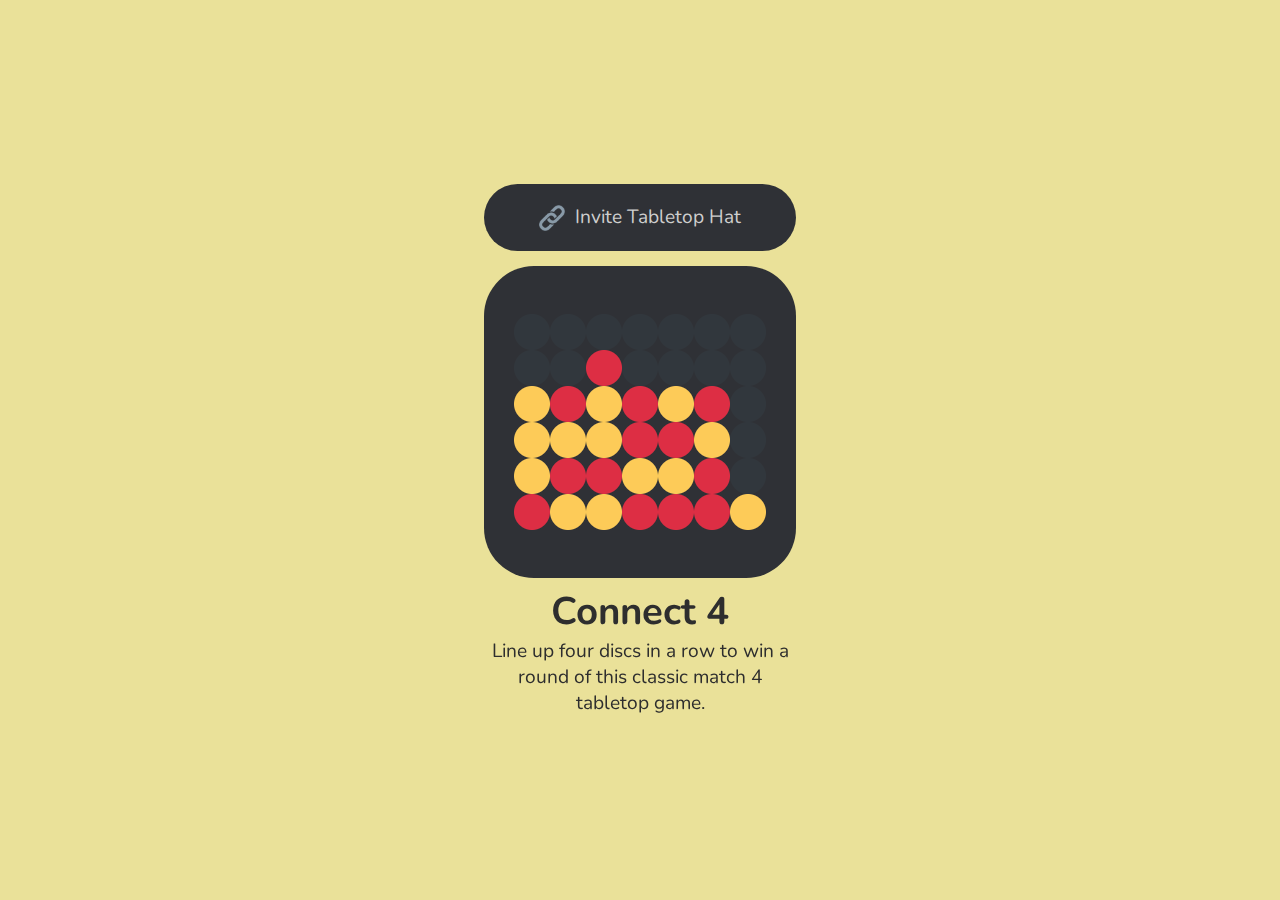
<file: connectfour/index.html>
<!DOCTYPE html>
<html>
<head>
    <meta charset="utf-8">
    <meta name="viewport" content="width=device-width, initial-scale=1"/>
    <title>Tabletop Hat - Connect 4</title>
    <meta property="og:title" content="Tabletop Hat - Connect 4"/>
    <meta property="og:description" content="Play Connect 4 in Discord"/>
    <meta property="og:image" content="https://tth.shay.cat/static/connectfour.png"/>
    <meta name="theme-color" content="#55acee"/>
    <link rel="stylesheet" href="style.css"/>
</head>
<body>
<div class="content">
    <div class="board">
        <a href="/invite">
            <div class="invite-button">
                <img src="/static/link.png"/> Invite Tabletop Hat
            </div>
        </a>
        <a href="/invite">
            <img src="/static/connectfour.png"/>
        </a>
        <h1>Connect 4</h1>
        <p>Line up four discs in a row to win a round of this classic match 4 tabletop game.</p>
    </div>
</div>
</body>
</html>
</file>
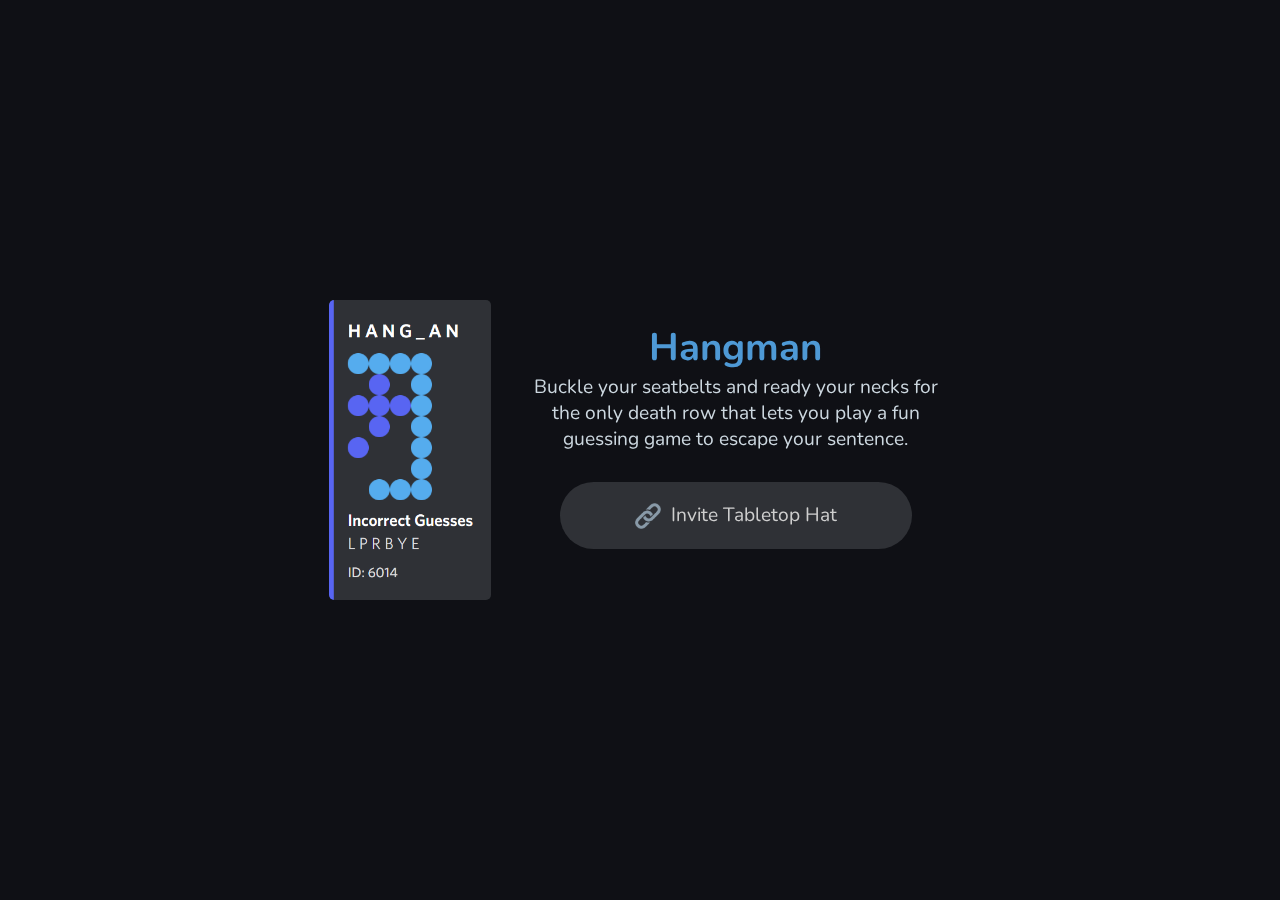
<file: hangman/index.html>
<!DOCTYPE html>
<html>
<head>
    <meta charset="utf-8">
    <meta name="viewport" content="width=device-width, initial-scale=1"/>
    <title>Tabletop Hat - Hangman</title>
    <meta property="og:title" content="Tabletop Hat - Hangman"/>
    <meta property="og:description" content="Play Hangman in Discord"/>
    <meta property="og:image" content="https://tth.shay.cat/static/noose.png"/>
    <meta name="theme-color" content="#55acee"/>
    <link rel="stylesheet" href="style.css"/>
</head>
<body>
<div class="content">
    <img
        src="/static/hangman-demo.png"
        style="margin:auto;margin-right:30px;max-height:300px;border-radius:5px;"
    />
    <div class="board">
        <h1>Hangman</h1>
        <p>Buckle your seatbelts and ready your necks for the only death row that lets you play a fun guessing game to escape your sentence.</p>
        <a href="/invite">
            <div class="invite-button">
                <img src="/static/link.png"/> Invite Tabletop Hat
            </div>
        </a>
    </div>
</div>
</body>
</html>
</file>
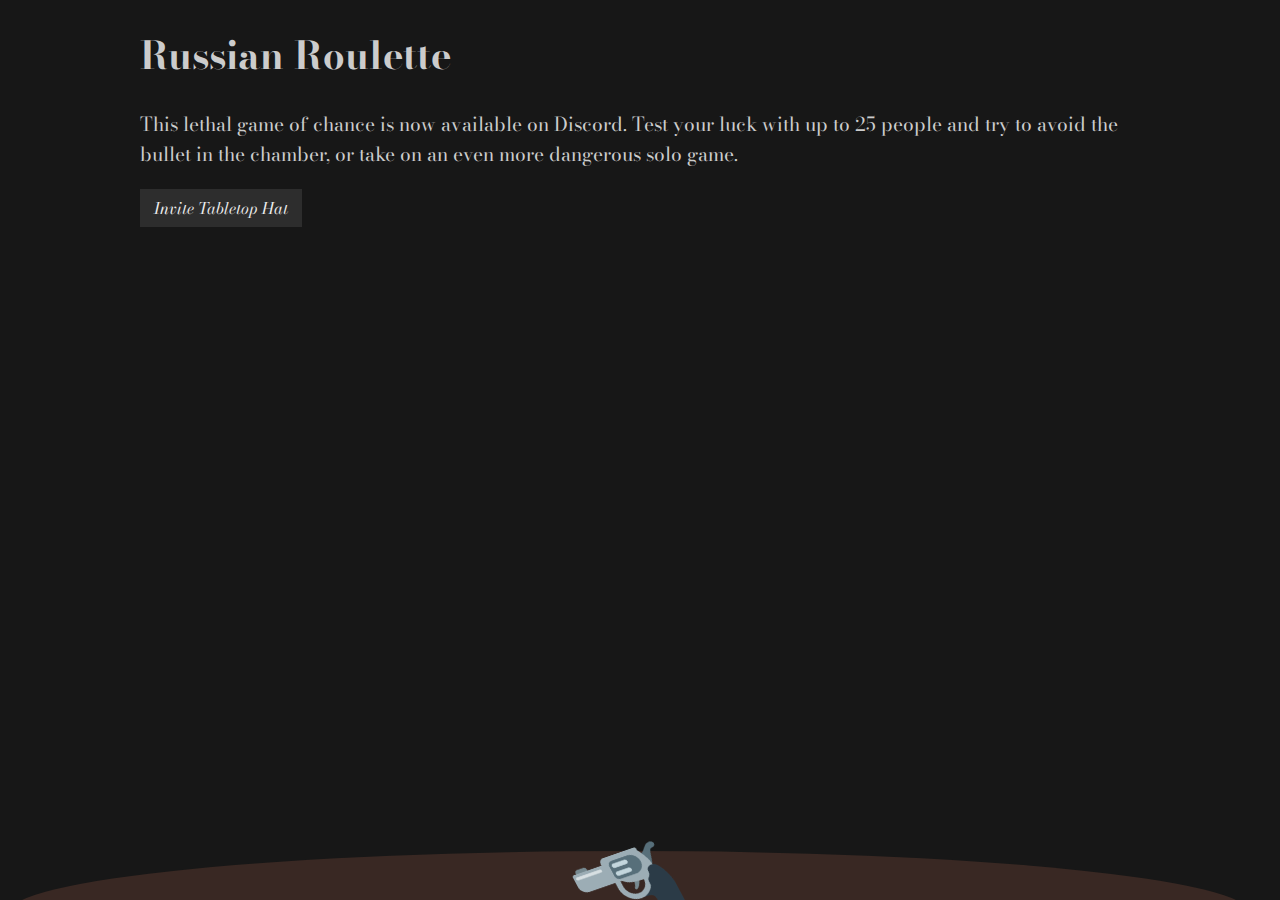
<file: russianroulette/index.html>
<!DOCTYPE html>
<html>
<head>
    <meta charset="utf-8">
    <meta name="viewport" content="width=device-width, initial-scale=1"/>
    <title>Tabletop Hat - Russian Roulette</title>
    <meta property="og:title" content="Tabletop Hat - Russian Roulette"/>
    <meta property="og:description" content="Play Russian Roulette in Discord (but without all the risk)"/>
    <meta property="og:image" content="https://cdn.discordapp.com/emojis/874662062419238962.png"/>
    <meta name="theme-color" content="#bf6952"/>
    <link rel="stylesheet" href="/russianroulette/style.css"/>
</head>
<body>
<div>
    <div class="content">
        <h1>Russian Roulette</h1>
        <p>This lethal game of chance is now available on Discord. Test your luck with up to 25 people and try to avoid the bullet in the chamber, or take on an even more dangerous solo game.</p>
        <a href="/invite"><button class="center">Invite Tabletop Hat</button></a>
    </div>
    <div class="footer-gun">
        <a href="/invite"><img src="/static/pistol.png"/></a>
    </div>
</div>
</body>
</html>
</file>
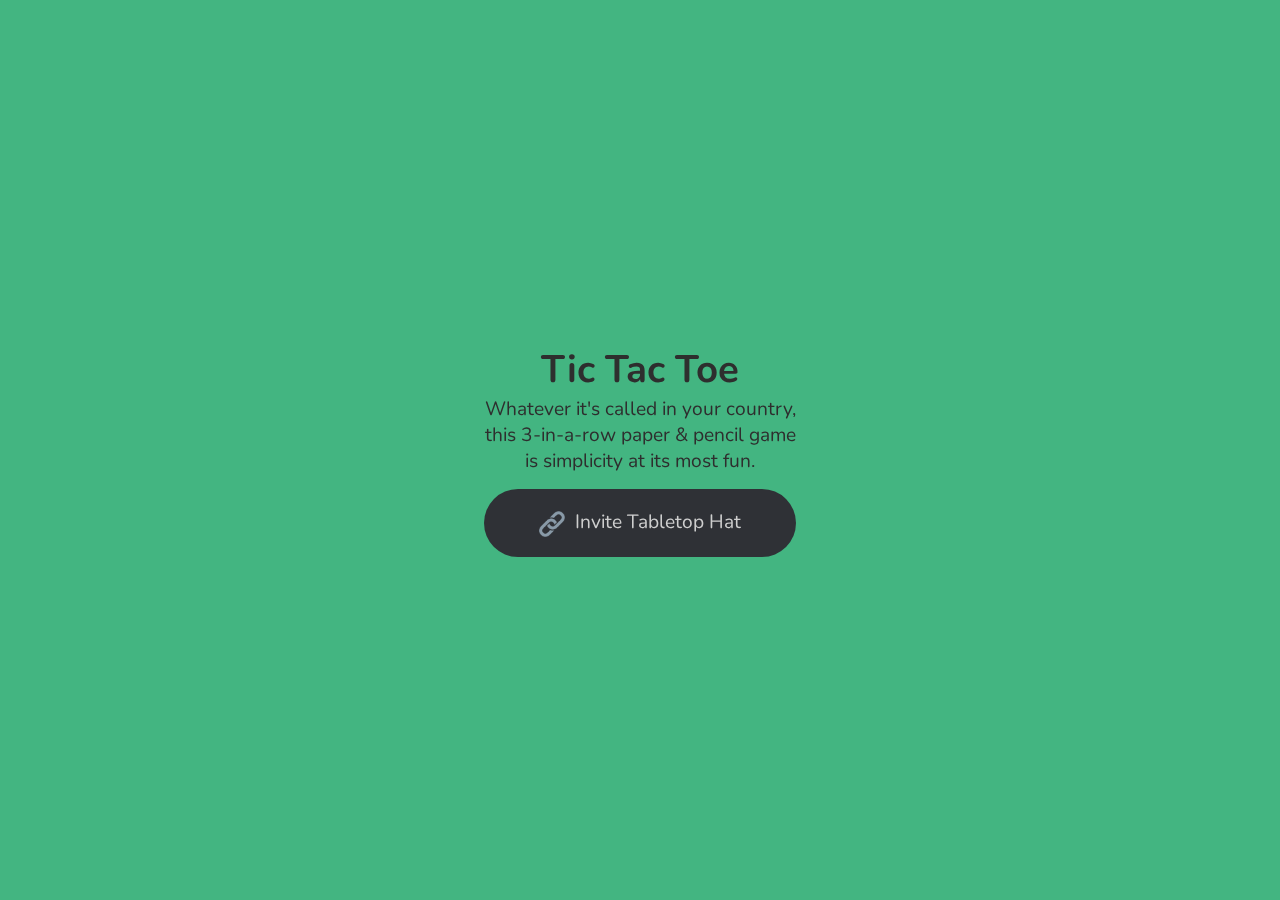
<file: tictactoe/index.html>
<!DOCTYPE html>
<html>
<head>
    <meta charset="utf-8">
    <meta name="viewport" content="width=device-width, initial-scale=1"/>
    <title>Tabletop Hat - Tic Tac Toe</title>
    <meta property="og:title" content="Tabletop Hat - Tic Tac Toe"/>
    <meta property="og:description" content="Play Tic Tac Toe in Discord"/>
    <meta property="og:image" content="https://cdn.discordapp.com/emojis/891918616243601450.png"/>
    <meta name="theme-color" content="#55acee"/>
    <link rel="stylesheet" href="style.css"/>
</head>
<body>
<div class="content">
    <div class="board">
        <h1>Tic Tac Toe</h1>
        <p>Whatever it's called in your country, this 3-in-a-row paper & pencil game is simplicity at its most fun.</p>
        <a href="/invite">
            <div class="invite-button">
                <img src="/static/link.png"/> Invite Tabletop Hat
            </div>
        </a>
    </div>
</div>
</body>
</html>
</file>
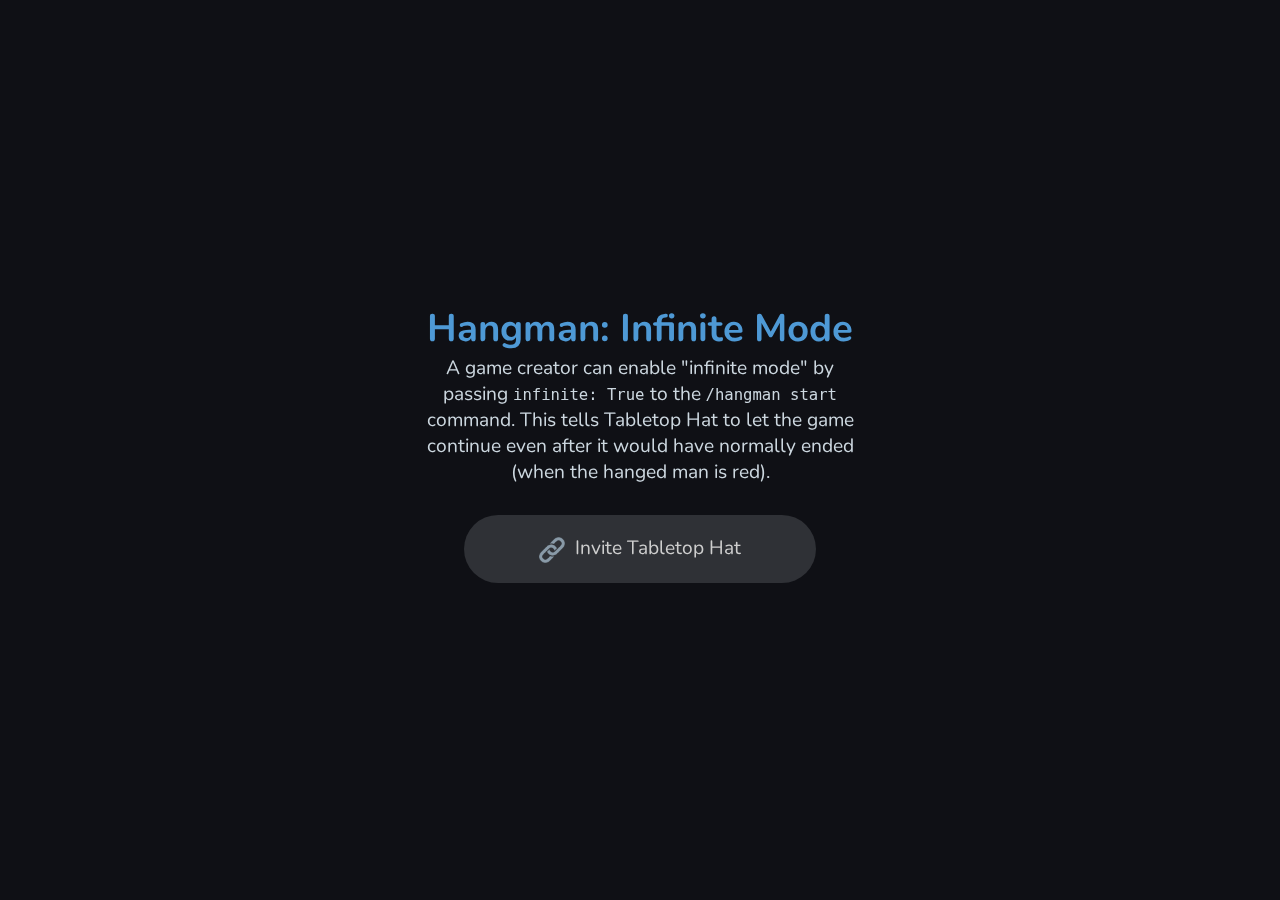
<file: hangman/infinite.html>
<!DOCTYPE html>
<html>
<head>
    <meta charset="utf-8">
    <meta name="viewport" content="width=device-width, initial-scale=1"/>
    <title>Tabletop Hat - Hangman</title>
    <meta property="og:title" content="Tabletop Hat - Hangman"/>
    <meta property="og:description" content="Play Hangman in Discord"/>
    <meta property="og:image" content="https://tth.shay.cat/static/noose.png"/>
    <meta name="theme-color" content="#55acee"/>
    <link rel="stylesheet" href="style.css"/>
</head>
<body>
<div class="content">
    <div class="board" style="margin-left:auto;padding-top:15px">
        <h1 style="margin:auto">Hangman: Infinite Mode</h1>
        <p style="margin:auto">A game creator can enable "infinite mode" by passing <code>infinite: True</code> to the <code>/hangman start</code> command. This tells Tabletop Hat to let the game continue even after it would have normally ended (when the hanged man is red).</p>
        <a href="/invite">
            <div class="invite-button">
                <img src="/static/link.png"/> Invite Tabletop Hat
            </div>
        </a>
    </div>
</div>
</body>
</html>
</file>
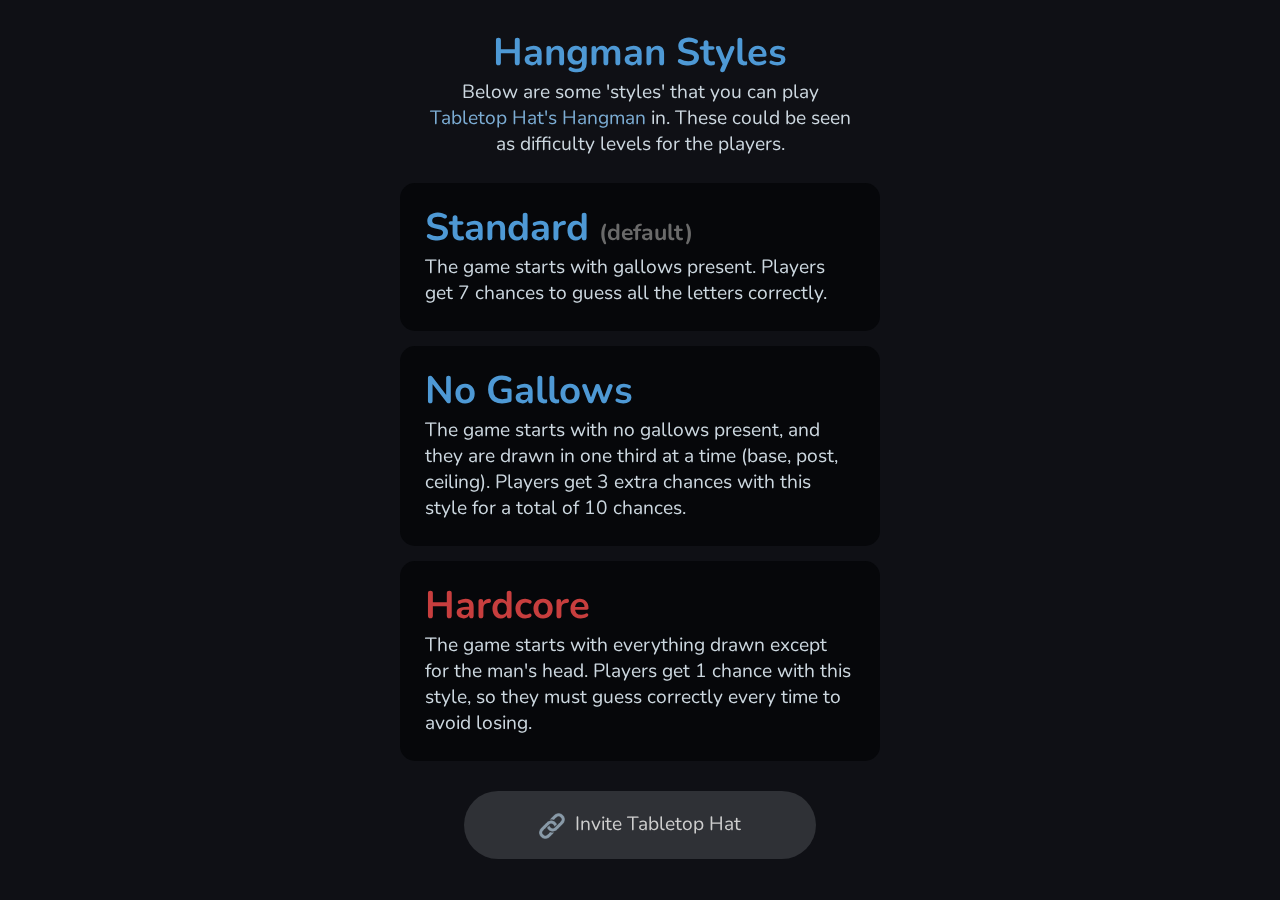
<file: hangman/styles.html>
<!DOCTYPE html>
<html>
<head>
    <meta charset="utf-8">
    <meta name="viewport" content="width=device-width, initial-scale=1"/>
    <title>Tabletop Hat - Hangman</title>
    <meta property="og:title" content="Tabletop Hat - Hangman"/>
    <meta property="og:description" content="Play Hangman in Discord"/>
    <meta property="og:image" content="https://tth.shay.cat/static/noose.png"/>
    <meta name="theme-color" content="#55acee"/>
    <link rel="stylesheet" href="style.css"/>
</head>
<body>
<div class="content">
    <div class="board" style="margin-left:auto;padding-top:15px">
        <h1 style="margin:auto">Hangman Styles</h1>
        <p style="margin:auto">Below are some 'styles' that you can play <a href="/hangman">Tabletop Hat's Hangman</a> in. These could be seen as difficulty levels for the players.</p>
        <br>
        <div class="style-card" id="standard">
            <h1>Standard <span style="color:#6a6a6a;font-size:0.6em">(default)</span></h1>
            <p>The game starts with gallows present. Players get 7 chances to guess all the letters correctly.</p>
        </div>
        <div class="style-card" id="no-gallows">
            <h1>No Gallows</h1>
            <p>The game starts with no gallows present, and they are drawn in one third at a time (base, post, ceiling). Players get 3 extra chances with this style for a total of 10 chances.</p>
        </div>
        <div class="style-card" id="hardcore">
            <h1 style="color:#c73e3e">Hardcore</h1>
            <p>The game starts with everything drawn except for the man's head. Players get 1 chance with this style, so they must guess correctly every time to avoid losing.</p>
        </div>
        <a href="/invite">
            <div class="invite-button">
                <img src="/static/link.png"/> Invite Tabletop Hat
            </div>
        </a>
    </div>
</div>
</body>
</html>
</file>
<file: connectfour/style.css>
@import url('https://fonts.googleapis.com/css2?family=Nunito:wght@800&display=swap');

html {
    font-family: 'Nunito', sans-serif;
    background: #eae199;
    color: #2e2e2e;
    font-size: 1.2em;
}

.content {
    position: fixed;
    width: 100%;
    height: 100%;
    margin-left: -8px;
    margin-top: -8px;
    display: flex;
}

.board {
    margin: auto;
    text-align: center;
}

.board img {
    border-radius: 50px;
}

a {
    text-decoration: none
}

h1, p {
    margin: 0px;
    max-width: 312px;
}

.invite-button {
    background-color: #2f3136;
    border-radius: 50px;
    padding: 20px;
    color: #cecece;
    max-width: 312px;
    margin-bottom: 15px;
    text-align: center;
}

.invite-button img {
    max-width: 26px;
    vertical-align: middle;
    margin-right: 5px;
    border-radius: 0
}
</file>
<file: hangman/style.css>
@import url('https://fonts.googleapis.com/css2?family=Nunito:wght@800&display=swap');

html {
    font-family: 'Nunito', sans-serif;
    background: #0f1015;
    color: #4e99d5;
    font-size: 1.2em;
}

.content {
    position: fixed;
    margin-left: -8px;
    margin-top: -8px;
    width: 100%;
    height: 100%;
    display: flex;
    overflow-y: scroll;
}

.board {
    margin: auto;
    margin-left: 0;
    text-align: center;
}

a {
    text-decoration: none;
}

p a {
    color: #7cadd4;
}

p a:hover {
    text-decoration: underline;
}

h1, p {
    margin: 0px;
    max-width: 430px;
}

p {
    color: #ccd7df
}

.invite-button {
    background-color: #2f3136;
    border-radius: 50px;
    padding: 20px;
    color: #cecece;
    max-width: 312px;
    margin: auto;
    margin-top: 30px;
    margin-bottom: 30px;
    text-align: center;
}

.invite-button img {
    max-width: 26px;
    vertical-align: middle;
    margin-right: 5px;
    border-radius: 0
}

p>img {
    max-height: 29px;
    vertical-align: middle;
    border-radius: 0;
    margin-top: -5px;
}

.style-card {
    text-align: left;
    margin-bottom: 15px;
    border-radius: 15px;
    padding: 25px;
    padding-top: 18px;
    background-color: #06070a;
}
</file>
<file: russianroulette/style.css>
@import url('https://fonts.googleapis.com/css2?family=Bodoni+Moda:ital,wght@0,500;0,600;0,800;1,500;1,600;1,800&display=swap');

html {
    font-family: 'Bodoni Moda', serif;
    background: #171717;
    color: #CCCCCC;
    font-size: 1.2em;
}
.content {
    max-width: 1000px;
    margin: auto;
}
p {}
button {
    border: none;
    border-radius: 0px;
    padding: 7px 14px 7px 14px;
    cursor: pointer;
    background-color: #2D2D2D;
    color: #EDEDED;
    font-family: 'Bodoni Moda', serif;
    font-size: 16px;
    font-style: italic;
    transition: background-color 0.1s;
}
button:hover {
    background-color: #202020;
    transition: background-color 0.1s;
}

/* footer */
.footer-gun {
    background-color: #392823;
    border-radius: 50%;
    width: 97%;
    text-align: center;
    height: 124px;
    bottom: 0;
    position: fixed;
    margin-bottom: -75px;
}
.footer-gun img {
    margin: auto;
    height: 100px;
    transform: rotate3d(1, 1, 1, -40deg);
    margin-top: -12px;
}
</file>
<file: tictactoe/style.css>
@import url('https://fonts.googleapis.com/css2?family=Nunito:wght@800&display=swap');

html {
    font-family: 'Nunito', sans-serif;
    background: #43b581;
    color: #2e2e2e;
    font-size: 1.2em;
}

.content {
    position: fixed;
    width: 100%;
    height: 100%;
    margin-left: -8px;
    margin-top: -8px;
    display: flex;
}

.board {
    margin: auto;
    text-align: center;
}

.board img {
    border-radius: 50px;
}

a {
    text-decoration: none
}

h1, p {
    margin: 0px;
    max-width: 312px;
}

.invite-button {
    background-color: #2f3136;
    border-radius: 50px;
    padding: 20px;
    color: #cecece;
    max-width: 312px;
    margin-top: 15px;
    text-align: center;
}

.invite-button img {
    max-width: 26px;
    vertical-align: middle;
    margin-right: 5px;
    border-radius: 0
}
</file>
